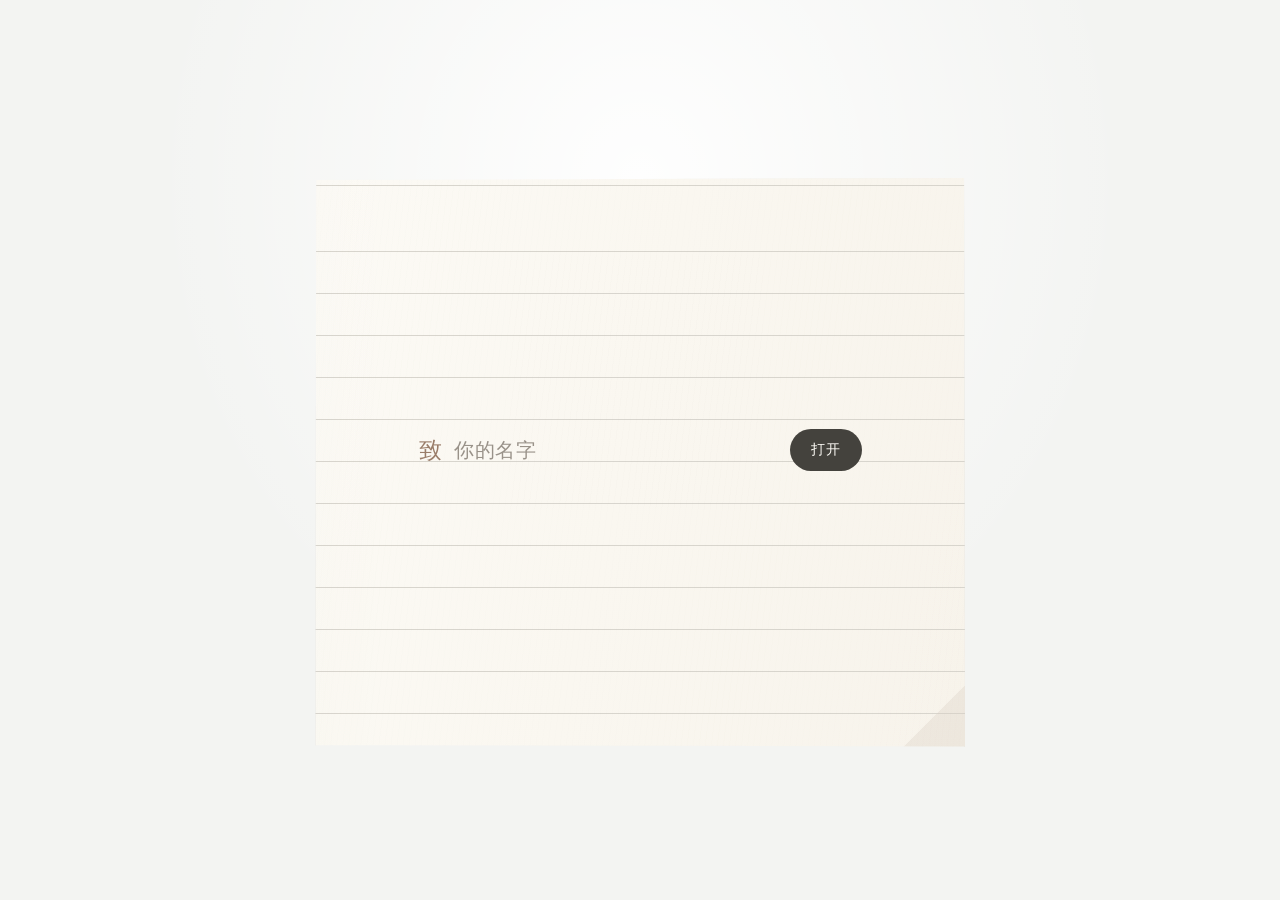
<file: index.html>
<!doctype html>
<html lang="zh-CN">
<head>
  <meta charset="utf-8">
  <meta name="viewport" content="width=device-width, initial-scale=1">
  <meta name="theme-color" content="#f3f4f2">
  <meta name="robots" content="noindex, nofollow, noarchive">
  <meta name="description" content="一张米白横线纸，写下只对某个人说的话。支持姓名匹配、多页纸条与普通祝福。">
  <title>跨年悄悄话 · Whispers</title>
  <link rel="icon" type="image/svg+xml" href="./assets/favicon.svg">
  <script>
    (() => {
      const params = new URLSearchParams(location.search);
      const looks = ["stationery", "editorial", "soft"];
      const requested = params.get("look");
      document.documentElement.dataset.look = looks.includes(requested) ? requested : "stationery";
      document.documentElement.dataset.lab = params.get("lab") === "1" ? "1" : "0";
    })();
  </script>
  <link rel="stylesheet" href="./styles.css?v=20261126-1">
</head>
<body>
  <div class="look-switcher" id="lookSwitcher" aria-label="模板样式预览">
    <span>模板</span>
    <button type="button" data-look-option="stationery">信笺</button>
    <button type="button" data-look-option="editorial">编辑</button>
    <button type="button" data-look-option="soft">软卡片</button>
  </div>

  <div class="site-shell">
    <button class="back-button" id="backButton" type="button" aria-label="返回首页" hidden>
      <span aria-hidden="true">←</span>
    </button>

    <main class="paper-stage" aria-label="悄悄话">
      <div class="paper-stack" id="paperStack" data-pages="1">
        <article class="paper" aria-label="一张横线纸条">
          <section class="home-view" id="homeView">
            <form class="name-form" id="nameForm" novalidate>
              <label class="sr-only" for="nameInput">你的名字</label>
              <div class="name-line" id="nameLine">
                <span class="name-prefix" aria-hidden="true">致</span>
                <input
                  id="nameInput"
                  name="name"
                  type="text"
                  placeholder="你的名字"
                  autocomplete="off"
                  autocapitalize="off"
                  spellcheck="false"
                >
                <button class="open-button" id="openButton" type="submit">打开</button>
              </div>
              <p class="form-status" id="formStatus" aria-live="polite"></p>
            </form>
          </section>

          <section class="screening-view" id="screeningView" hidden>
            <form class="screening-form" id="screeningForm" novalidate>
              <p class="screening-title" id="screeningTitle">先回答一个小问题，找到你的那张纸。</p>
              <div id="screeningQuestions"></div>
              <label class="sr-only" for="screeningAnswer">小问题答案</label>
              <div class="answer-line">
                <input
                  id="screeningAnswer"
                  name="answer"
                  type="text"
                  placeholder="写下答案"
                  autocomplete="off"
                  autocapitalize="off"
                  spellcheck="false"
                >
                <button class="open-button" id="verifyAnswerButton" type="submit">确认</button>
              </div>
              <p class="form-status" id="screeningStatus" aria-live="polite"></p>
            </form>
          </section>

          <section class="reader-view" id="readerView" tabindex="-1" hidden>
            <div class="reader-flow">
              <p class="salutation">致 <span id="readerName"></span></p>
              <p class="note-copy" id="noteMessage" aria-live="polite"></p>
              <div class="reader-spacer" aria-hidden="true"></div>
              <div class="timestamp-row">
                <time class="note-time" id="noteTime"></time>
              </div>
            </div>
          </section>
        </article>
      </div>

      <nav class="pager" id="pager" aria-label="纸条翻页" hidden>
        <button class="pager-button" id="previousButton" type="button" aria-label="上一张纸条">‹</button>
        <span class="page-count" id="pageCount" aria-live="polite">1/1</span>
        <button class="pager-button" id="nextButton" type="button" aria-label="下一张纸条">›</button>
      </nav>
    </main>

    <p class="sr-only" id="liveStatus" aria-live="polite"></p>
  </div>

  <noscript>
    <p class="noscript-message">请开启 JavaScript，纸条才能展开。</p>
  </noscript>

  <script src="./data-utils.js?v=20261126-1"></script>
  <script src="./app.js?v=20261126-1"></script>
</body>
</html>
</file>
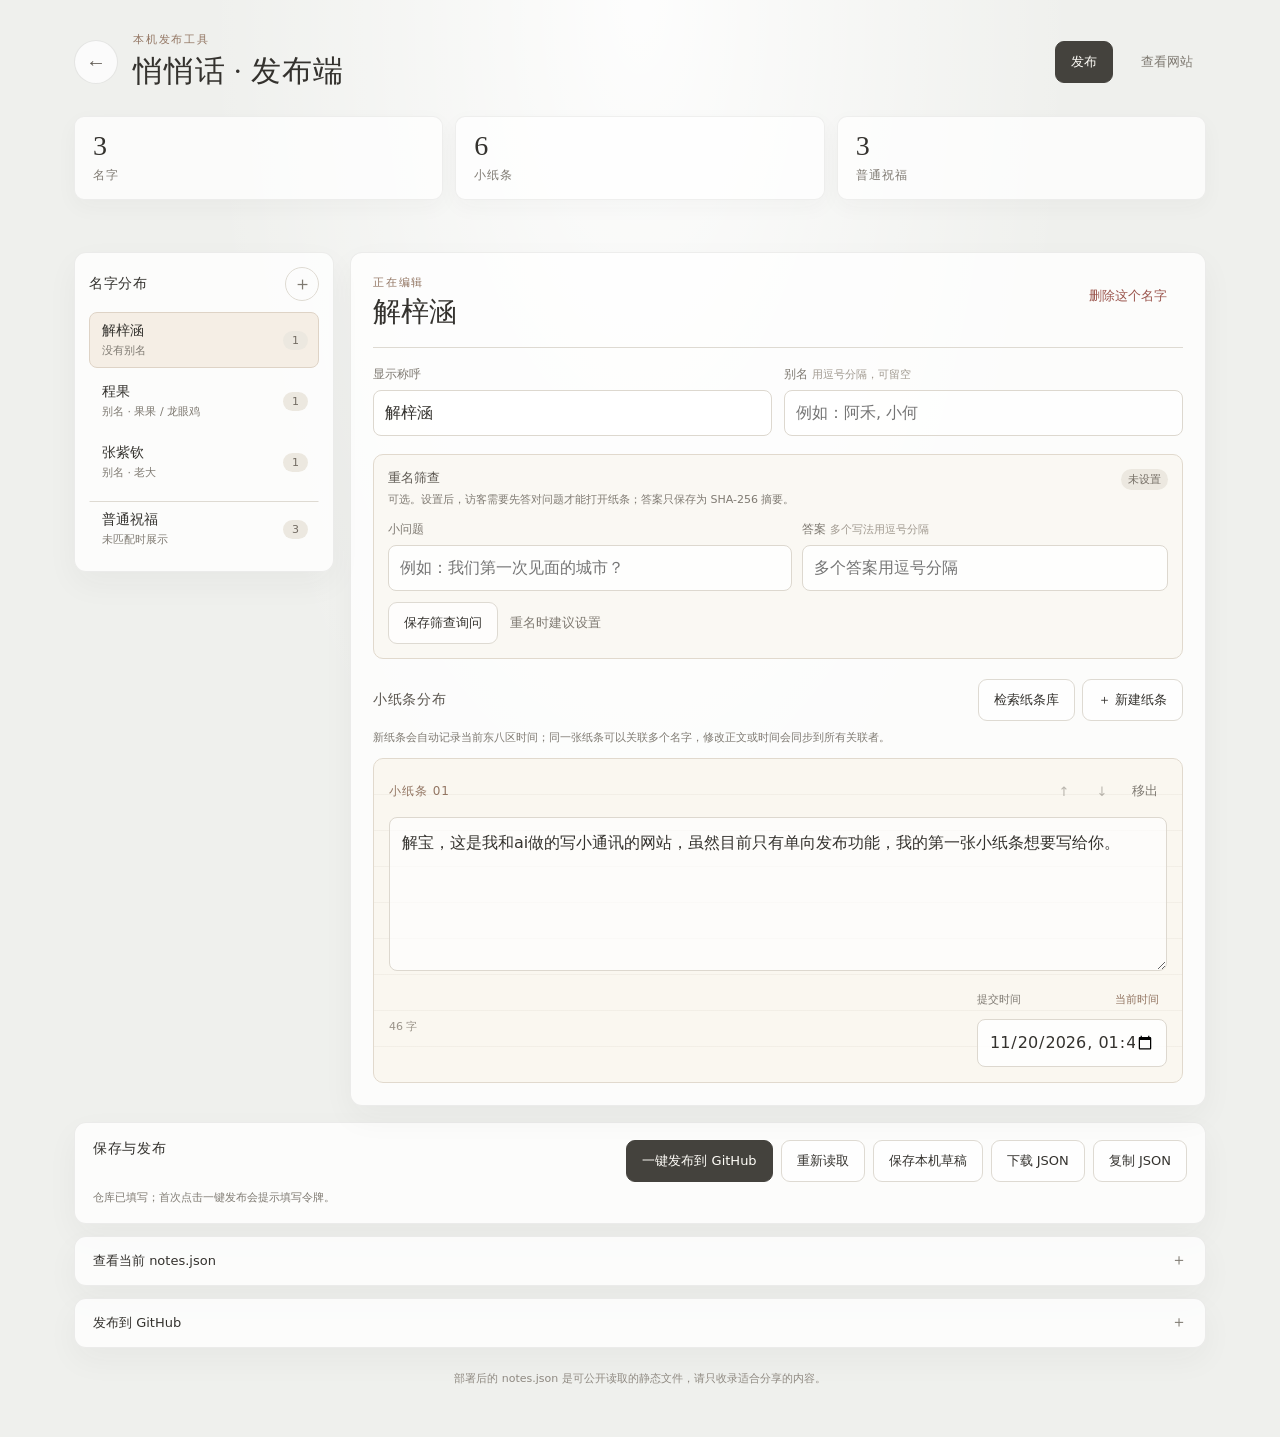
<file: publisher.html>
<!doctype html>
<html lang="zh-CN">
<head>
  <meta charset="utf-8">
  <meta name="viewport" content="width=device-width, initial-scale=1">
  <meta name="theme-color" content="#f0f1ee">
  <meta name="robots" content="noindex, nofollow, noarchive">
  <title>悄悄话 · 发布端</title>
  <link rel="icon" type="image/svg+xml" href="./assets/favicon.svg">
  <link rel="stylesheet" href="./publisher.css?v=20261121-1">
</head>
<body>
  <div class="pub-shell">
    <header class="pub-header">
      <a class="icon-button" href="./index.html" aria-label="返回首页">
        <span aria-hidden="true">←</span>
      </a>
      <div class="pub-heading">
        <p class="eyebrow">本机发布工具</p>
        <h1>悄悄话 · 发布端</h1>
      </div>
      <button class="primary-button header-publish" id="headerPublishButton" type="button">发布</button>
      <a class="text-button" href="./index.html">查看网站</a>
    </header>

    <div class="draft-banner" id="draftBanner" hidden>
      <p>发现一份保存在本机的草稿。</p>
      <div class="inline-actions">
        <button class="small-button" id="restoreDraftButton" type="button">恢复草稿</button>
        <button class="small-button quiet" id="dismissDraftButton" type="button">忽略</button>
      </div>
    </div>

    <main>
      <section class="stats" aria-label="内容概况">
        <article class="stat">
          <span class="stat-value" id="peopleCount">0</span>
          <span class="stat-label">名字</span>
        </article>
        <article class="stat">
          <span class="stat-value" id="notesCount">0</span>
          <span class="stat-label">小纸条</span>
        </article>
        <article class="stat">
          <span class="stat-value" id="fallbackCount">0</span>
          <span class="stat-label">普通祝福</span>
        </article>
      </section>

      <p class="load-message" id="loadMessage" aria-live="polite">正在读取 notes.json…</p>

      <div class="workspace">
        <aside class="names-panel" aria-label="名字分布">
          <div class="panel-title-row">
            <h2>名字分布</h2>
            <button class="round-button" id="addPersonButton" type="button" aria-label="添加名字">＋</button>
          </div>
          <div class="name-list" id="nameList"></div>
          <button class="name-item is-fallback" id="othersButton" type="button" aria-pressed="false">
            <span class="name-copy">
              <strong>普通祝福</strong>
              <span>未匹配时展示</span>
            </span>
            <span class="count-badge" id="othersListCount">0</span>
          </button>
        </aside>

        <section class="editor-panel" aria-label="小纸条分布">
          <div class="mobile-picker-row">
            <label class="mobile-name-picker">
              <span>当前编辑</span>
              <select id="personSelect"></select>
            </label>
            <button class="secondary-button mobile-add-person" id="mobileAddPersonButton" type="button">＋ 新建名字</button>
          </div>

          <div class="empty-editor" id="emptyEditor" hidden>
            <p>还没有名字。</p>
            <button class="primary-button" id="emptyAddPersonButton" type="button">添加第一个名字</button>
          </div>

          <div id="editorContent">
            <header class="editor-header">
              <div>
                <p class="eyebrow" id="editorEyebrow">正在编辑</p>
                <h2 id="editorTitle">普通祝福</h2>
              </div>
              <button class="danger-button" id="deletePersonButton" type="button" hidden>删除这个名字</button>
            </header>

            <div class="person-fields" id="personFields">
              <label>
                <span>显示称呼</span>
                <input id="personNameInput" type="text" autocomplete="off" placeholder="例如：小禾">
              </label>
              <label>
                <span>别名 <small>用逗号分隔，可留空</small></span>
                <input id="personAliasesInput" type="text" autocomplete="off" placeholder="例如：阿禾, 小何">
              </label>
            </div>

            <section class="screening-editor" id="screeningEditor" aria-labelledby="screeningEditorTitle">
              <div class="screening-editor-head">
                <div>
                  <h3 id="screeningEditorTitle">重名筛查</h3>
                  <p>可选。设置后，访客需要先答对问题才能打开纸条；答案只保存为 SHA-256 摘要。</p>
                </div>
                <span class="count-badge" id="screeningStateBadge">未设置</span>
              </div>
              <div class="screening-fields">
                <label>
                  <span>小问题</span>
                  <input id="screeningQuestionInput" type="text" autocomplete="off" placeholder="例如：我们第一次见面的城市？">
                </label>
                <label>
                  <span>答案 <small>多个写法用逗号分隔</small></span>
                  <input id="screeningAnswersInput" type="password" autocomplete="new-password" spellcheck="false" placeholder="已设置时，留空可保留原答案">
                </label>
              </div>
              <div class="screening-actions">
                <button class="secondary-button" id="saveScreeningButton" type="button">保存筛查询问</button>
                <p class="status-message" id="screeningStatus" aria-live="polite"></p>
              </div>
            </section>

            <div class="notes-heading">
              <h3>小纸条分布</h3>
              <div class="notes-heading-actions">
                <button class="secondary-button" id="openLibraryButton" type="button">检索纸条库</button>
                <button class="secondary-button" id="addNoteButton" type="button">＋ 新建纸条</button>
              </div>
            </div>
            <p class="notes-hint">新纸条会自动记录当前东八区时间；同一张纸条可以关联多个名字，修改正文或时间会同步到所有关联者。</p>
            <div class="notes-editor" id="notesEditor"></div>
          </div>
        </section>
      </div>

      <section class="save-panel" aria-label="保存与发布">
        <div>
          <h2>保存与发布</h2>
          <p class="status-message" id="actionStatus" aria-live="polite"></p>
          <p class="github-quick-status" id="githubQuickStatus">GitHub 尚未配置</p>
        </div>
        <div class="save-actions">
          <button class="primary-button quick-publish" id="quickPublishButton" type="button">一键发布到 GitHub</button>
          <button class="secondary-button" id="reloadButton" type="button">重新读取</button>
          <button class="secondary-button" id="saveDraftButton" type="button">保存本机草稿</button>
          <button class="secondary-button" id="downloadButton" type="button">下载 JSON</button>
          <button class="secondary-button" id="copyButton" type="button">复制 JSON</button>
        </div>
      </section>

      <details class="disclosure">
        <summary>查看当前 notes.json</summary>
        <pre class="json-preview" id="jsonPreview"></pre>
      </details>

      <details class="disclosure github-panel" id="githubPanel">
        <summary>发布到 GitHub</summary>
        <form class="github-form" id="githubForm">
          <p class="form-note">
            使用细粒度令牌直接提交 notes.json。令牌只保存在当前标签页的会话存储中，不会写入网站数据。
          </p>
          <div class="github-grid">
            <label>
              <span>仓库</span>
              <input id="repoInput" type="text" autocomplete="off" placeholder="owner/repository" value="sien-1/Whispers" required>
            </label>
            <label>
              <span>分支</span>
              <input id="branchInput" type="text" autocomplete="off" value="main" required>
            </label>
            <label>
              <span>文件路径</span>
              <input id="pathInput" type="text" autocomplete="off" value="notes.json" required>
            </label>
            <label>
              <span>Fine-grained token</span>
              <input id="tokenInput" type="password" autocomplete="off" spellcheck="false" required>
            </label>
          </div>
          <button class="primary-button" id="publishButton" type="submit">发布当前数据</button>
          <p class="status-message" id="publishStatus" aria-live="polite"></p>
        </form>
      </details>

      <footer class="pub-footer">
        部署后的 notes.json 是可公开读取的静态文件，请只收录适合分享的内容。
      </footer>
    </main>
  </div>

  <dialog class="library-dialog" id="noteLibraryDialog">
    <div class="library-dialog-card">
      <header class="library-dialog-head">
        <div>
          <p class="eyebrow">纸条库</p>
          <h2>选择要加入当前名字的纸条</h2>
        </div>
        <button class="round-button" id="closeLibraryButton" type="button" aria-label="关闭纸条库">×</button>
      </header>
      <label class="library-search">
        <span class="sr-only">搜索纸条内容</span>
        <input id="librarySearchInput" type="search" autocomplete="off" placeholder="搜索纸条内容…">
      </label>
      <p class="library-summary" id="librarySummary"></p>
      <div class="library-list" id="noteLibraryList"></div>
    </div>
  </dialog>

  <script src="./data-utils.js?v=20261121-1"></script>
  <script src="./publisher.js?v=20261121-1"></script>
</body>
</html>
</file>
<file: styles.css>
:root {
  color-scheme: light;
  font-family: "PingFang SC", "Hiragino Sans GB", "Microsoft YaHei", system-ui, sans-serif;
  color: #34322e;
  background: #f3f4f2;
  font-synthesis: none;
  text-rendering: optimizeLegibility;
  --wall: #f3f4f2;
  --paper: #faf7f0;
  --paper-back: #f5f1e8;
  --paper-back-2: #efebe2;
  --ink: #383632;
  --muted: #88837b;
  --rule: #d8d5ce;
  --accent: #9a7d69;
  --button: #44423d;
  --button-ink: #fffdf8;
  --focus: #8d7160;
  --rule-gap: 42px;
}

*,
*::before,
*::after {
  box-sizing: border-box;
}

html {
  min-width: 320px;
  background: var(--wall);
}

body {
  min-width: 320px;
  min-height: 100vh;
  margin: 0;
  overflow-x: hidden;
  background:
    radial-gradient(ellipse at 50% 20%, rgba(255, 255, 255, 0.92), transparent 54%),
    var(--wall);
  color: var(--ink);
}

button,
input,
textarea {
  font: inherit;
}

button {
  cursor: pointer;
}

button:active:not(:disabled) {
  transform: translateY(1px) scale(0.992);
}

button:focus-visible,
input:focus-visible,
textarea:focus-visible,
a:focus-visible {
  outline: 2px solid var(--focus);
  outline-offset: 3px;
}

[hidden] {
  display: none !important;
}

.sr-only {
  position: absolute;
  width: 1px;
  height: 1px;
  padding: 0;
  margin: -1px;
  overflow: hidden;
  clip: rect(0, 0, 0, 0);
  white-space: nowrap;
  border: 0;
}

.site-shell {
  position: relative;
  min-height: 100vh;
  display: grid;
  place-items: center;
  padding: 82px clamp(18px, 5vw, 54px) 56px;
}

.back-button {
  position: fixed;
  top: 22px;
  left: 22px;
  z-index: 10;
  width: 44px;
  height: 44px;
  display: grid;
  place-items: center;
  border: 1px solid rgba(68, 64, 57, 0.12);
  border-radius: 50%;
  background: rgba(255, 255, 255, 0.74);
  color: #5f5a52;
  box-shadow: 0 4px 14px rgba(51, 48, 42, 0.04);
  font-family: "Iowan Old Style", "Songti SC", "STSong", serif;
  font-size: 20px;
  line-height: 1;
  backdrop-filter: blur(8px);
  transition: background-color 160ms ease, color 160ms ease;
}

.back-button:hover {
  background: #fff;
  color: #35322e;
}

.paper-stage {
  width: min(100%, 650px);
  display: flex;
  flex-direction: column;
  align-items: center;
}

.paper-stack {
  position: relative;
  width: 100%;
  isolation: isolate;
}

.paper-stack::before,
.paper-stack::after {
  content: "";
  position: absolute;
  z-index: -2;
  border: 1px solid rgba(112, 106, 96, 0.08);
  border-radius: 1px;
  box-shadow: 0 12px 28px rgba(54, 51, 46, 0.05);
  pointer-events: none;
  transition: opacity 220ms ease;
}

.paper-stack::before {
  inset: 8px -7px -8px 8px;
  background: var(--paper-back);
}

.paper-stack::after {
  inset: 15px -13px -15px 15px;
  z-index: -1;
  background: var(--paper-back-2);
  opacity: 0.78;
}

.paper-stack[data-pages="1"]::before,
.paper-stack[data-pages="1"]::after {
  opacity: 0;
}

.paper {
  position: relative;
  width: 100%;
  min-height: 570px;
  overflow: hidden;
  border-radius: 1px;
  background-color: var(--paper);
  background-image:
    repeating-linear-gradient(
      to bottom,
      transparent 0 41px,
      var(--rule) 41px 42px
    ),
    linear-gradient(104deg, #fcfaf5, var(--paper) 48%, #f7f3eb);
  background-position: 0 32px, 0 0;
  box-shadow:
    0 38px 78px rgba(51, 48, 42, 0.14),
    0 4px 12px rgba(51, 48, 42, 0.07);
  clip-path: polygon(0.18% 0.35%, 99.86% 0, 100% 99.72%, 0.08% 99.52%);
}

.paper::before {
  content: "";
  position: absolute;
  inset: 0;
  z-index: 0;
  opacity: 0.38;
  background:
    linear-gradient(90deg, rgba(126, 116, 100, 0.022), transparent 10%),
    repeating-linear-gradient(97deg, rgba(87, 76, 60, 0.016) 0 1px, transparent 1px 6px);
  pointer-events: none;
}

.paper::after {
  content: "";
  position: absolute;
  right: 0;
  bottom: 0;
  width: 62px;
  height: 62px;
  z-index: 0;
  background: linear-gradient(
    135deg,
    transparent 49%,
    color-mix(in srgb, var(--paper-back-2) 74%, var(--accent)) 50%
  );
  opacity: 0.33;
  pointer-events: none;
}

.home-view,
.reader-view {
  position: relative;
  z-index: 1;
}

.home-view {
  min-height: 570px;
  display: flex;
  align-items: center;
  justify-content: center;
  padding: 64px clamp(28px, 8vw, 74px);
}

.name-form {
  width: min(100%, 450px);
  transform: translateY(2px);
}

.name-line,
.answer-line {
  display: flex;
  align-items: center;
  gap: 10px;
  min-height: 52px;
  padding: 3px 3px 3px 4px;
  border-bottom: 1px solid transparent;
  transition: border-color 180ms ease;
}

.name-line:focus-within,
.answer-line:focus-within {
  border-bottom-color: color-mix(in srgb, var(--accent) 72%, transparent);
}

.name-line.is-invalid {
  animation: line-shake 240ms ease;
}

.name-prefix {
  flex: 0 0 auto;
  color: var(--accent);
  font-family: "Microsoft YaHei", "微软雅黑", "PingFang SC", "Noto Sans CJK SC", sans-serif;
  font-size: 23px;
  line-height: 42px;
  letter-spacing: 0.08em;
}

.name-line input,
.answer-line input {
  width: 100%;
  min-width: 0;
  height: 42px;
  padding: 0;
  border: 0;
  outline: 0;
  background: transparent;
  color: var(--ink);
  font-family: "Microsoft YaHei", "微软雅黑", "PingFang SC", "Noto Sans CJK SC", sans-serif;
  font-size: 20px;
  line-height: 42px;
  letter-spacing: 0.04em;
}

.name-line input::placeholder,
.answer-line input::placeholder {
  color: #999289;
  opacity: 1;
}

.screening-view {
  min-height: 570px;
  display: flex;
  align-items: center;
  justify-content: center;
  padding: 58px clamp(28px, 8vw, 74px);
}

.screening-form {
  width: min(100%, 480px);
  transform: translateY(2px);
}

.screening-title {
  margin: 0 0 17px;
  color: var(--ink);
  font-family: "Microsoft YaHei", "微软雅黑", "PingFang SC", "Noto Sans CJK SC", sans-serif;
  font-size: clamp(17px, 2.5vw, 20px);
  line-height: 1.65;
  letter-spacing: 0.02em;
}

#screeningQuestions {
  margin-bottom: 13px;
}

.screening-question {
  margin: 0;
  color: var(--accent);
  font-family: "Microsoft YaHei", "微软雅黑", "PingFang SC", "Noto Sans CJK SC", sans-serif;
  font-size: 16px;
  line-height: 1.65;
}

.screening-choice-group {
  display: flex;
  flex-direction: column;
  gap: 8px;
  margin: 0;
  padding: 0;
  border: 0;
}

.screening-choice-group legend {
  margin-bottom: 8px;
  color: var(--muted);
  font-size: 12px;
}

.screening-choice {
  display: flex;
  align-items: flex-start;
  gap: 9px;
  padding: 10px 12px;
  border: 1px solid rgba(112, 96, 78, 0.13);
  border-radius: 8px;
  background: rgba(255, 255, 255, 0.26);
  color: var(--ink);
  font-size: 14px;
  line-height: 1.6;
}

.screening-choice:has(input:checked) {
  border-color: var(--accent);
  background: rgba(255, 251, 244, 0.76);
}

.screening-choice input {
  margin-top: 4px;
  accent-color: var(--accent);
}

.open-button {
  flex: 0 0 auto;
  min-width: 72px;
  height: 42px;
  padding: 0 17px;
  border: 0;
  border-radius: 999px;
  background: var(--button);
  color: var(--button-ink);
  font-size: 14px;
  letter-spacing: 0.08em;
  transition: opacity 160ms ease, transform 160ms ease;
}

.open-button:hover:not(:disabled) {
  opacity: 0.9;
}

.open-button:disabled {
  opacity: 0.45;
  cursor: wait;
}

.form-status {
  min-height: 20px;
  margin: 10px 4px 0;
  color: var(--muted);
  font-size: 13px;
  line-height: 20px;
}

.reader-view {
  min-height: 570px;
}

.reader-view:focus {
  outline: none;
}

.reader-flow {
  min-height: 570px;
  display: flex;
  flex-direction: column;
  padding: 166px clamp(30px, 10vw, 72px) 65px;
}

.salutation,
.note-copy,
.timestamp-row {
  font-family: "Microsoft YaHei", "微软雅黑", "PingFang SC", "Noto Sans CJK SC", sans-serif;
  line-height: var(--rule-gap);
}

.salutation {
  margin: 0;
  color: var(--accent);
  font-size: clamp(18px, 2.8vw, 21px);
  letter-spacing: 0.11em;
}

.note-copy {
  margin: 0;
  color: var(--ink);
  font-size: clamp(20px, 3.2vw, 24px);
  font-weight: 400;
  letter-spacing: 0.025em;
  white-space: pre-wrap;
  overflow-wrap: anywhere;
  text-wrap: pretty;
}

.reader-spacer {
  flex: 1 1 auto;
  min-height: var(--rule-gap);
}

.timestamp-row {
  height: var(--rule-gap);
  display: flex;
  align-items: flex-start;
  justify-content: flex-end;
}

.note-time {
  position: relative;
  top: 1px;
  color: color-mix(in srgb, var(--ink) 44%, transparent);
  font-family: "PingFang SC", "Hiragino Sans GB", "Microsoft YaHei", system-ui, sans-serif;
  font-size: 11px;
  line-height: var(--rule-gap);
  letter-spacing: 0.045em;
  font-variant-numeric: tabular-nums;
}

.pager {
  min-height: 44px;
  display: flex;
  align-items: center;
  justify-content: center;
  gap: 13px;
  margin-top: 22px;
  color: var(--muted);
}

.pager-button {
  width: 44px;
  height: 44px;
  display: grid;
  place-items: center;
  border: 0;
  border-radius: 50%;
  background: transparent;
  color: color-mix(in srgb, var(--ink) 58%, transparent);
  font-family: "Iowan Old Style", "Songti SC", "STSong", serif;
  font-size: 28px;
  line-height: 1;
  transition: background-color 160ms ease, color 160ms ease, opacity 160ms ease;
}

.pager-button:hover:not(:disabled) {
  background: rgba(255, 255, 255, 0.7);
  color: var(--ink);
}

.pager-button:disabled {
  opacity: 0.22;
  cursor: default;
}

.page-count {
  min-width: 48px;
  color: var(--muted);
  font-size: 12px;
  line-height: 18px;
  letter-spacing: 0.08em;
  text-align: center;
  font-variant-numeric: tabular-nums;
}

.paper.is-page-in-next {
  animation: page-in-next 260ms ease-out both;
}

.paper.is-page-in-prev {
  animation: page-in-prev 260ms ease-out both;
}

.paper.is-page-out-next {
  animation: page-out-next 150ms ease-in both;
}

.paper.is-page-out-prev {
  animation: page-out-prev 150ms ease-in both;
}

.noscript-message {
  position: fixed;
  left: 50%;
  bottom: 20px;
  margin: 0;
  transform: translateX(-50%);
  color: var(--muted);
  font-size: 14px;
}

@keyframes line-shake {
  0%,
  100% {
    transform: translateX(0);
  }
  30% {
    transform: translateX(-5px);
  }
  65% {
    transform: translateX(4px);
  }
}

@keyframes page-in-next {
  from {
    opacity: 0;
    transform: translateX(16px);
  }
  to {
    opacity: 1;
    transform: translateX(0);
  }
}

@keyframes page-in-prev {
  from {
    opacity: 0;
    transform: translateX(-16px);
  }
  to {
    opacity: 1;
    transform: translateX(0);
  }
}

@keyframes page-out-next {
  to {
    opacity: 0;
    transform: translateX(-14px);
  }
}

@keyframes page-out-prev {
  to {
    opacity: 0;
    transform: translateX(14px);
  }
}

.look-switcher {
  display: none;
}

html[data-lab="1"] .look-switcher {
  position: fixed;
  top: 16px;
  left: 50%;
  z-index: 40;
  display: flex;
  align-items: center;
  gap: 4px;
  padding: 5px;
  border: 1px solid rgba(54, 52, 48, 0.12);
  border-radius: 999px;
  background: rgba(255, 255, 255, 0.88);
  box-shadow: 0 8px 26px rgba(43, 41, 37, 0.09);
  transform: translateX(-50%);
  backdrop-filter: blur(12px);
}

.look-switcher span {
  padding: 0 8px;
  color: #7b766e;
  font-size: 11px;
  letter-spacing: 0.08em;
}

.look-switcher button {
  min-height: 32px;
  padding: 0 11px;
  border: 0;
  border-radius: 999px;
  background: transparent;
  color: #625e57;
  font-size: 12px;
}

.look-switcher button[aria-pressed="true"] {
  background: #3f3d39;
  color: #fffdf8;
}

html[data-lab="1"] .site-shell {
  padding-top: 112px;
}

/* 编辑式留白 */
html[data-look="editorial"] {
  --wall: #f5f5f2;
  --paper: #fffefa;
  --paper-back: #f1f0eb;
  --paper-back-2: #ebe9e3;
  --ink: #1d1d1b;
  --muted: #6d6962;
  --rule: #d7d4cd;
  --accent: #3f3e3a;
  --button: #1d1d1b;
  --button-ink: #fff;
  --focus: #252522;
}

html[data-look="editorial"] body {
  background: linear-gradient(180deg, #fbfbf9 0%, #f2f2ef 100%);
}

html[data-look="editorial"] .paper-stage {
  width: min(100%, 680px);
}

html[data-look="editorial"] .paper-stack::before,
html[data-look="editorial"] .paper-stack::after,
html[data-look="editorial"] .paper::after {
  display: none;
}

html[data-look="editorial"] .paper {
  border-radius: 0;
  clip-path: none;
  background-image:
    repeating-linear-gradient(to bottom, transparent 0 41px, var(--rule) 41px 42px),
    linear-gradient(102deg, #fffefa, #fcfbf7);
  box-shadow:
    0 26px 54px rgba(36, 35, 31, 0.12),
    0 2px 5px rgba(36, 35, 31, 0.05);
}

html[data-look="editorial"] .paper::before {
  opacity: 0.18;
}

html[data-look="editorial"] .back-button {
  border-radius: 8px;
  background: rgba(255, 255, 255, 0.9);
  box-shadow: none;
}

html[data-look="editorial"] .name-form {
  transform: translateY(-40px);
}

html[data-look="editorial"] .name-line {
  gap: 14px;
  padding: 10px 0;
  border-bottom-color: rgba(29, 29, 27, 0.3);
}

html[data-look="editorial"] .name-prefix {
  font-size: 20px;
  letter-spacing: 0.16em;
}

html[data-look="editorial"] .name-line input,
html[data-look="editorial"] .answer-line input {
  font-size: 22px;
}

html[data-look="editorial"] .open-button {
  height: 40px;
  border-radius: 2px;
  letter-spacing: 0.16em;
}

html[data-look="editorial"] .screening-choice {
  border-radius: 2px;
  background: rgba(255, 255, 255, 0.34);
}

html[data-look="editorial"] .pager-button {
  border-radius: 3px;
}

html[data-look="editorial"] .page-count {
  letter-spacing: 0.18em;
}

/* 柔和卡片 */
html[data-look="soft"] {
  --wall: #edf1ee;
  --paper: #fffdf8;
  --paper-back: #f1f5f1;
  --paper-back-2: #e6ede8;
  --ink: #343a35;
  --muted: #788079;
  --rule: #dfe4df;
  --accent: #718b7a;
  --button: #465b4d;
  --button-ink: #fffefa;
  --focus: #6f8b79;
}

html[data-look="soft"] body {
  background:
    radial-gradient(circle at 20% 12%, rgba(255, 255, 255, 0.95), transparent 35%),
    radial-gradient(circle at 82% 86%, rgba(201, 218, 207, 0.42), transparent 32%),
    var(--wall);
}

html[data-look="soft"] .paper-stage {
  width: min(100%, 620px);
}

html[data-look="soft"] .paper-stack::before,
html[data-look="soft"] .paper-stack::after,
html[data-look="soft"] .paper {
  border-radius: 24px;
}

html[data-look="soft"] .paper {
  clip-path: none;
  background-image:
    repeating-linear-gradient(to bottom, transparent 0 41px, var(--rule) 41px 42px),
    linear-gradient(112deg, #fffefa, #fbfaf5);
  box-shadow:
    0 30px 70px rgba(54, 70, 59, 0.13),
    0 4px 12px rgba(54, 70, 59, 0.05);
}

html[data-look="soft"] .paper::after {
  display: none;
}

html[data-look="soft"] .paper::before {
  opacity: 0.18;
}

html[data-look="soft"] .back-button {
  border-radius: 15px;
  border-color: rgba(60, 81, 66, 0.14);
  background: rgba(255, 255, 255, 0.78);
  box-shadow: 0 7px 20px rgba(54, 70, 59, 0.06);
}

html[data-look="soft"] .name-line,
html[data-look="soft"] .answer-line {
  gap: 11px;
  padding: 8px 8px 8px 17px;
  border: 1px solid rgba(86, 108, 92, 0.2);
  border-radius: 16px;
  background: rgba(255, 255, 255, 0.62);
  box-shadow: 0 8px 26px rgba(57, 74, 61, 0.07);
}

html[data-look="soft"] .name-line:focus-within,
html[data-look="soft"] .answer-line:focus-within {
  border-color: rgba(86, 118, 95, 0.55);
  border-bottom-color: rgba(86, 118, 95, 0.55);
  box-shadow: 0 10px 30px rgba(57, 74, 61, 0.1);
}

html[data-look="soft"] .open-button {
  background: var(--button);
}

html[data-look="soft"] .screening-choice {
  border-color: rgba(86, 108, 92, 0.16);
  border-radius: 12px;
  background: rgba(255, 255, 255, 0.54);
}

html[data-look="soft"] .pager {
  gap: 8px;
  padding: 2px 9px;
  border: 1px solid rgba(70, 91, 77, 0.1);
  border-radius: 999px;
  background: rgba(255, 255, 255, 0.58);
  box-shadow: 0 8px 24px rgba(54, 70, 59, 0.06);
}

@media (max-width: 560px) {
  .site-shell {
    padding: 76px 18px 30px;
  }

  .back-button {
    top: 18px;
    left: 18px;
  }

  .paper,
  .home-view,
  .screening-view,
  .reader-view,
  .reader-flow {
    min-height: 570px;
  }

  .home-view {
    padding: 50px 30px;
  }

  .screening-view {
    padding: 48px 30px;
  }

  .reader-flow {
    padding: 167px 34px 65px;
  }

  .note-copy {
    font-size: clamp(20px, 5.4vw, 24px);
  }

  .pager {
    margin-top: 18px;
  }

  html[data-lab="1"] .site-shell {
    padding-top: 106px;
  }

  html[data-lab="1"] .look-switcher {
    top: 10px;
    max-width: calc(100% - 24px);
  }

  .look-switcher span {
    display: none;
  }

  .look-switcher button {
    min-height: 36px;
    padding: 0 10px;
    font-size: 11px;
  }

  html[data-look="editorial"] .name-form {
    transform: translateY(-40px);
  }

  html[data-look="soft"] .paper-stack::before,
  html[data-look="soft"] .paper-stack::after,
  html[data-look="soft"] .paper {
    border-radius: 20px;
  }
}

@media (max-width: 370px) {
  .site-shell {
    padding: 72px 10px 24px;
  }

  .home-view {
    padding: 48px 26px;
  }

      .screening-view {
        padding: 44px 26px;
      }

  .reader-flow {
    padding: 167px 27px 65px;
  }

  .note-copy {
    font-size: 20px;
  }

  .open-button {
    min-width: 66px;
    padding: 0 14px;
  }
}

@media (prefers-reduced-motion: reduce) {
  *,
  *::before,
  *::after {
    animation-duration: 0.01ms !important;
    animation-iteration-count: 1 !important;
    transition-duration: 0.01ms !important;
    scroll-behavior: auto !important;
  }
}
</file>
<file: publisher.css>
:root {
  color-scheme: light;
  font-family: "PingFang SC", "Hiragino Sans GB", "Microsoft YaHei", system-ui, sans-serif;
  color: #34322e;
  background: #eff0ed;
  font-synthesis: none;
  --wall: #eff0ed;
  --paper: #faf7f0;
  --paper-soft: #f5f1e8;
  --paper-back: #f0ece3;
  --ink: #34322e;
  --muted: #7f7a72;
  --line: #dedad2;
  --accent: #927562;
  --accent-soft: #eee5dc;
  --dark: #44423d;
  --danger: #9a544c;
  --focus: #8d7160;
}

*,
*::before,
*::after {
  box-sizing: border-box;
}

html {
  min-width: 320px;
}

body {
  min-width: 320px;
  min-height: 100vh;
  margin: 0;
  background:
    radial-gradient(ellipse at 50% 0%, rgba(255, 255, 255, 0.9), transparent 48%),
    var(--wall);
  color: var(--ink);
}

button,
input,
textarea,
select {
  font: inherit;
}

button,
a {
  -webkit-tap-highlight-color: transparent;
}

button {
  cursor: pointer;
}

button:active:not(:disabled) {
  transform: translateY(1px);
}

button:focus-visible,
input:focus-visible,
textarea:focus-visible,
select:focus-visible,
a:focus-visible,
summary:focus-visible {
  outline: 2px solid var(--focus);
  outline-offset: 3px;
}

[hidden] {
  display: none !important;
}

.pub-shell {
  width: min(100%, 1180px);
  margin: 0 auto;
  padding: 24px 24px 48px;
}

.pub-header {
  display: flex;
  align-items: center;
  gap: 15px;
  padding: 8px 0 24px;
}

.pub-heading {
  min-width: 0;
}

.eyebrow {
  margin: 0 0 4px;
  color: var(--accent);
  font-size: 11px;
  letter-spacing: 0.16em;
}

.pub-header h1 {
  margin: 0;
  font-family: "Iowan Old Style", "Songti SC", "STSong", serif;
  font-size: clamp(22px, 3vw, 30px);
  font-weight: 400;
  letter-spacing: 0.03em;
}

.icon-button {
  flex: 0 0 auto;
  width: 44px;
  height: 44px;
  display: grid;
  place-items: center;
  border: 1px solid rgba(68, 64, 57, 0.12);
  border-radius: 50%;
  background: rgba(255, 255, 255, 0.74);
  color: #5f5a52;
  text-decoration: none;
  font-family: "Iowan Old Style", "Songti SC", "STSong", serif;
  font-size: 20px;
}

.text-button {
  margin-left: 0;
  padding: 9px 13px;
  border-radius: 999px;
  color: var(--muted);
  text-decoration: none;
  font-size: 13px;
}

.text-button:hover {
  background: rgba(255, 255, 255, 0.72);
  color: var(--ink);
}

.header-publish {
  min-height: 40px;
  margin-left: auto;
  padding: 0 16px;
}

.draft-banner {
  display: flex;
  align-items: center;
  justify-content: space-between;
  gap: 18px;
  margin-bottom: 16px;
  padding: 13px 16px;
  border: 1px solid #dfd6ca;
  border-radius: 10px;
  background: #fcf7ee;
  color: #6f5f50;
  font-size: 13px;
}

.draft-banner p {
  margin: 0;
}

.inline-actions {
  display: flex;
  align-items: center;
  gap: 7px;
}

.small-button {
  min-height: 34px;
  padding: 0 11px;
  border: 1px solid #d7cbbc;
  border-radius: 8px;
  background: #fff;
  color: #65584b;
  font-size: 12px;
}

.small-button.quiet {
  border-color: transparent;
  background: transparent;
  color: #8e8277;
}

.stats {
  display: grid;
  grid-template-columns: repeat(3, minmax(0, 1fr));
  gap: 12px;
  margin-bottom: 18px;
}

.stat {
  min-height: 80px;
  display: flex;
  flex-direction: column;
  justify-content: center;
  padding: 15px 18px;
  border: 1px solid rgba(71, 67, 60, 0.08);
  border-radius: 10px;
  background: rgba(255, 255, 255, 0.72);
  box-shadow: 0 7px 22px rgba(52, 50, 46, 0.035);
}

.stat-value {
  font-family: "Iowan Old Style", "Songti SC", "STSong", serif;
  font-size: 28px;
  line-height: 1;
  font-variant-numeric: tabular-nums;
}

.stat-label {
  margin-top: 7px;
  color: var(--muted);
  font-size: 12px;
  letter-spacing: 0.08em;
}

.load-message,
.status-message {
  margin: 0;
  color: var(--muted);
  font-size: 13px;
  line-height: 1.65;
}

.load-message {
  min-height: 22px;
  margin-bottom: 12px;
}

.workspace {
  display: grid;
  grid-template-columns: 260px minmax(0, 1fr);
  align-items: start;
  gap: 16px;
}

.names-panel,
.editor-panel,
.save-panel,
.disclosure {
  border: 1px solid rgba(71, 67, 60, 0.09);
  border-radius: 12px;
  background: rgba(255, 255, 255, 0.78);
  box-shadow: 0 12px 32px rgba(52, 50, 46, 0.045);
}

.names-panel {
  position: sticky;
  top: 16px;
  padding: 14px;
}

.panel-title-row,
.notes-heading,
.editor-header,
.save-panel {
  display: flex;
  align-items: center;
  justify-content: space-between;
  gap: 16px;
}

.panel-title-row h2,
.notes-heading h3,
.save-panel h2 {
  margin: 0;
  font-size: 14px;
  font-weight: 500;
  letter-spacing: 0.05em;
}

.round-button {
  width: 34px;
  height: 34px;
  display: grid;
  place-items: center;
  border: 1px solid var(--line);
  border-radius: 50%;
  background: transparent;
  color: var(--muted);
  font-size: 19px;
}

.round-button:hover {
  background: var(--paper-soft);
  color: var(--ink);
}

.name-list {
  display: flex;
  flex-direction: column;
  gap: 5px;
  margin: 11px 0;
}

.name-item {
  width: 100%;
  min-height: 54px;
  display: flex;
  align-items: center;
  justify-content: space-between;
  gap: 10px;
  padding: 9px 10px 9px 12px;
  border: 1px solid transparent;
  border-radius: 8px;
  background: transparent;
  color: var(--ink);
  text-align: left;
  transition: background-color 150ms ease, border-color 150ms ease;
}

.name-item:hover {
  background: var(--paper-soft);
}

.name-item[aria-pressed="true"] {
  border-color: #ded3c6;
  background: #f5eee5;
}

.name-item.is-fallback {
  margin-top: 9px;
  border-top-color: var(--line);
  border-radius: 0 0 8px 8px;
}

.name-copy {
  min-width: 0;
}

.name-copy strong,
.name-copy span {
  display: block;
  overflow: hidden;
  text-overflow: ellipsis;
  white-space: nowrap;
}

.name-copy strong {
  font-size: 14px;
  font-weight: 500;
}

.name-copy span {
  margin-top: 3px;
  color: var(--muted);
  font-size: 11px;
}

.count-badge {
  flex: 0 0 auto;
  min-width: 25px;
  padding: 3px 7px;
  border-radius: 999px;
  background: #ece8e0;
  color: #746d64;
  font-size: 11px;
  text-align: center;
  font-variant-numeric: tabular-nums;
}

.editor-panel {
  min-height: 500px;
  padding: 22px;
}

.mobile-picker-row,
.mobile-name-picker {
  display: none;
}

.editor-header {
  align-items: flex-start;
  padding-bottom: 18px;
  border-bottom: 1px solid var(--line);
}

.editor-header h2 {
  margin: 3px 0 0;
  font-family: "Iowan Old Style", "Songti SC", "STSong", serif;
  font-size: 28px;
  font-weight: 400;
  line-height: 1.25;
}

.primary-button,
.secondary-button,
.danger-button {
  min-height: 42px;
  padding: 0 15px;
  border-radius: 9px;
  font-size: 13px;
  transition: background-color 150ms ease, border-color 150ms ease, opacity 150ms ease;
}

.primary-button {
  border: 1px solid var(--dark);
  background: var(--dark);
  color: #fffdf8;
}

.primary-button:hover:not(:disabled) {
  opacity: 0.9;
}

.secondary-button {
  border: 1px solid var(--line);
  background: rgba(255, 255, 255, 0.8);
  color: var(--ink);
}

.secondary-button:hover:not(:disabled) {
  border-color: #c9c1b6;
  background: #fff;
}

.danger-button {
  border: 1px solid transparent;
  background: transparent;
  color: var(--danger);
}

.danger-button:hover {
  border-color: #e6c9c4;
  background: #fff6f4;
}

button:disabled {
  cursor: wait;
  opacity: 0.52;
}

.person-fields {
  display: grid;
  grid-template-columns: 1fr 1fr;
  gap: 12px;
  padding: 18px 0;
}

.person-fields label,
.github-grid label,
.mobile-name-picker {
  display: flex;
  flex-direction: column;
  gap: 7px;
  color: var(--muted);
  font-size: 12px;
}

.person-fields label small {
  color: #a19a90;
  font-size: 11px;
}

.screening-editor {
  margin: 0 0 18px;
  padding: 14px;
  border: 1px solid #e1d9cd;
  border-radius: 10px;
  background: rgba(250, 247, 240, 0.7);
}

.screening-editor-head {
  display: flex;
  align-items: flex-start;
  justify-content: space-between;
  gap: 14px;
  margin-bottom: 13px;
}

.screening-editor-head h3 {
  margin: 0 0 4px;
  color: #5c5750;
  font-size: 13px;
  font-weight: 500;
}

.screening-editor-head p {
  margin: 0;
  color: var(--muted);
  font-size: 11px;
  line-height: 1.6;
}

.screening-fields {
  display: grid;
  grid-template-columns: 1.05fr 0.95fr;
  gap: 10px;
}

.screening-fields label {
  display: flex;
  flex-direction: column;
  gap: 7px;
  color: var(--muted);
  font-size: 12px;
}

.screening-fields label small {
  color: #a19a90;
  font-size: 11px;
}

.screening-actions {
  display: flex;
  align-items: center;
  gap: 12px;
  margin-top: 11px;
}

.screening-actions .status-message {
  margin: 0;
}

input,
textarea,
select {
  width: 100%;
  border: 1px solid #ddd8cf;
  border-radius: 8px;
  background: rgba(255, 255, 255, 0.86);
  color: var(--ink);
  font-size: 16px;
  line-height: 1.6;
}

input,
select {
  min-height: 44px;
  padding: 9px 11px;
}

textarea {
  min-height: 148px;
  padding: 12px;
  resize: vertical;
}

input:focus,
textarea:focus,
select:focus {
  border-color: var(--accent);
}

.notes-heading {
  padding: 2px 0 13px;
}

.notes-heading h3 {
  color: #5c5750;
}

.notes-heading-actions {
  display: flex;
  flex-wrap: wrap;
  justify-content: flex-end;
  gap: 7px;
}

.notes-hint {
  margin: -5px 0 12px;
  color: var(--muted);
  font-size: 11px;
  line-height: 1.6;
}

.notes-editor {
  display: flex;
  flex-direction: column;
  gap: 12px;
}

.note-editor {
  position: relative;
  padding: 15px;
  border: 1px solid #e1d9cd;
  border-radius: 10px;
  background:
    repeating-linear-gradient(
      to bottom,
      transparent 0 35px,
      rgba(133, 116, 97, 0.065) 35px 36px
    ),
    var(--paper);
}

.note-toolbar {
  display: flex;
  align-items: center;
  justify-content: space-between;
  gap: 12px;
  margin-bottom: 9px;
}

.note-number {
  color: var(--accent);
  font-size: 12px;
  letter-spacing: 0.08em;
}

.note-title-group {
  display: flex;
  align-items: center;
  flex-wrap: wrap;
  gap: 8px;
}

.note-share-badge {
  padding: 2px 7px;
  border-radius: 999px;
  background: #e9f0e9;
  color: #5e7664;
  font-size: 10px;
}

.note-actions {
  display: flex;
  align-items: center;
  gap: 4px;
}

.icon-action {
  min-width: 34px;
  height: 34px;
  padding: 0 8px;
  border: 1px solid transparent;
  border-radius: 7px;
  background: transparent;
  color: var(--muted);
  font-size: 13px;
}

.icon-action:hover:not(:disabled) {
  background: rgba(255, 255, 255, 0.75);
  color: var(--ink);
}

.icon-action.is-delete:hover {
  background: #fff3f1;
  color: var(--danger);
}

.note-editor textarea {
  background: rgba(255, 255, 255, 0.66);
}

.note-meta {
  display: grid;
  grid-template-columns: minmax(0, 1fr) 190px;
  align-items: end;
  gap: 12px;
  margin-top: 10px;
}

.character-count {
  align-self: center;
  color: #9a9389;
  font-size: 11px;
}

.note-time-field {
  display: flex;
  flex-direction: column;
  gap: 6px;
  color: var(--muted);
  font-size: 11px;
}

.time-field-head {
  display: flex;
  align-items: center;
  justify-content: space-between;
  gap: 8px;
}

.time-now-button {
  min-height: 28px;
  padding: 0 8px;
  border: 0;
  border-radius: 6px;
  background: transparent;
  color: var(--accent);
  font-size: 11px;
}

.time-now-button:hover {
  background: var(--accent-soft);
  color: var(--ink);
}

.empty-notes {
  padding: 36px 20px;
  border: 1px dashed #d7d0c5;
  border-radius: 10px;
  color: var(--muted);
  text-align: center;
  font-size: 13px;
}

.empty-editor {
  min-height: 420px;
  display: grid;
  place-items: center;
  align-content: center;
  gap: 15px;
  color: var(--muted);
}

.empty-editor p {
  margin: 0;
}

.library-dialog {
  width: min(calc(100% - 28px), 680px);
  max-width: 680px;
  max-height: min(84vh, 760px);
  padding: 0;
  overflow: visible;
  border: 0;
  border-radius: 14px;
  background: transparent;
  color: var(--ink);
}

.library-dialog::backdrop {
  background: rgba(33, 32, 29, 0.32);
  backdrop-filter: blur(3px);
}

.library-dialog-card {
  display: flex;
  flex-direction: column;
  max-height: min(84vh, 760px);
  padding: 20px;
  border: 1px solid rgba(71, 67, 60, 0.12);
  border-radius: 14px;
  background:
    radial-gradient(ellipse at 50% 0%, rgba(255, 255, 255, 0.92), transparent 55%),
    #f8f5ee;
  box-shadow: 0 24px 80px rgba(33, 32, 29, 0.2);
}

.library-dialog-head {
  display: flex;
  align-items: flex-start;
  justify-content: space-between;
  gap: 16px;
}

.library-dialog-head h2 {
  margin: 0;
  font-size: 21px;
  font-weight: 400;
}

.library-search {
  margin-top: 16px;
}

.library-search input {
  background: rgba(255, 255, 255, 0.78);
}

.library-summary {
  margin: 10px 0;
  color: var(--muted);
  font-size: 11px;
}

.library-list {
  min-height: 120px;
  display: flex;
  flex-direction: column;
  gap: 8px;
  overflow-y: auto;
  overscroll-behavior: contain;
}

.library-item {
  display: grid;
  grid-template-columns: minmax(0, 1fr) auto;
  align-items: center;
  gap: 13px;
  padding: 12px 13px;
  border: 1px solid #e1d9cd;
  border-radius: 9px;
  background: rgba(255, 253, 248, 0.76);
}

.library-item.is-attached {
  border-color: #cad9cc;
  background: rgba(244, 249, 244, 0.9);
}

.library-item-copy {
  min-width: 0;
}

.library-item-message {
  display: -webkit-box;
  margin: 0;
  overflow: hidden;
  color: var(--ink);
  font-size: 14px;
  line-height: 1.65;
  -webkit-box-orient: vertical;
  -webkit-line-clamp: 2;
}

.library-item-meta {
  display: flex;
  flex-wrap: wrap;
  gap: 6px 12px;
  margin-top: 7px;
  color: var(--muted);
  font-size: 10px;
}

.library-item-action {
  min-width: 64px;
  min-height: 38px;
  padding: 0 11px;
  border: 1px solid var(--line);
  border-radius: 8px;
  background: #fff;
  color: var(--ink);
  font-size: 12px;
  white-space: nowrap;
}

.library-item.is-attached .library-item-action {
  border-color: #d5e1d6;
  background: #edf4ed;
  color: #587060;
}

.save-panel {
  align-items: flex-start;
  margin-top: 16px;
  padding: 17px 18px;
}

.save-actions {
  display: flex;
  flex-wrap: wrap;
  justify-content: flex-end;
  gap: 8px;
}

.status-message {
  min-height: 21px;
  margin-top: 5px;
}

.github-quick-status {
  margin: 5px 0 0;
  color: var(--muted);
  font-size: 11px;
  line-height: 1.55;
}

.github-quick-status.is-ready {
  color: #587060;
}

.quick-publish {
  white-space: nowrap;
}

.disclosure {
  margin-top: 12px;
  overflow: hidden;
}

.disclosure summary {
  min-height: 48px;
  display: flex;
  align-items: center;
  padding: 0 18px;
  color: var(--ink);
  font-size: 13px;
  list-style: none;
  cursor: pointer;
}

.disclosure summary::-webkit-details-marker {
  display: none;
}

.disclosure summary::after {
  content: "＋";
  margin-left: auto;
  color: var(--muted);
  font-size: 16px;
}

.disclosure[open] summary::after {
  content: "−";
}

.json-preview {
  max-height: 460px;
  margin: 0;
  padding: 16px 18px 20px;
  overflow: auto;
  border-top: 1px solid var(--line);
  background: #f7f4ee;
  color: #4b4741;
  font-family: "SFMono-Regular", Consolas, "Liberation Mono", monospace;
  font-size: 12px;
  line-height: 1.65;
  white-space: pre-wrap;
  overflow-wrap: anywhere;
}

.github-form {
  padding: 17px 18px 20px;
  border-top: 1px solid var(--line);
}

.form-note {
  margin: 0 0 15px;
  color: var(--muted);
  font-size: 12px;
  line-height: 1.7;
}

.github-grid {
  display: grid;
  grid-template-columns: 1fr 150px;
  gap: 12px;
  margin-bottom: 14px;
}

.github-grid label:nth-child(3),
.github-grid label:nth-child(4) {
  grid-column: span 1;
}

.pub-footer {
  padding: 22px 4px 0;
  color: #8f8981;
  font-size: 11px;
  line-height: 1.7;
  text-align: center;
}

@media (max-width: 860px) {
  .pub-shell {
    padding: 18px 16px 36px;
  }

  .workspace {
    grid-template-columns: 1fr;
  }

  .names-panel {
    display: none;
  }

  .mobile-picker-row {
    display: flex;
    align-items: flex-end;
    gap: 9px;
    margin-bottom: 17px;
  }

  .mobile-name-picker {
    display: flex;
    flex: 1 1 auto;
    min-width: 0;
  }

  .mobile-add-person {
    flex: 0 0 auto;
    margin-bottom: 4px;
    white-space: nowrap;
  }

  .editor-panel {
    min-height: 0;
    padding: 18px;
  }

  .save-panel {
    flex-direction: column;
  }

  .save-actions {
    width: 100%;
    justify-content: flex-start;
  }
}

@media (max-width: 580px) {
  .pub-header {
    align-items: flex-start;
  }

  .pub-header h1 {
    font-size: 23px;
  }

  .text-button {
    display: none;
  }

  .header-publish {
    min-height: 42px;
  }

  .stats {
    gap: 7px;
  }

  .stat {
    min-height: 70px;
    padding: 12px;
  }

  .stat-value {
    font-size: 24px;
  }

  .editor-header {
    flex-direction: column;
  }

  .editor-header h2 {
    font-size: 24px;
  }

  .person-fields {
    grid-template-columns: 1fr;
  }

  .screening-editor-head {
    flex-direction: column;
    gap: 7px;
  }

  .screening-fields {
    grid-template-columns: 1fr;
  }

  .screening-actions {
    align-items: flex-start;
    flex-direction: column;
  }

  .note-meta,
  .github-grid {
    grid-template-columns: 1fr;
  }

  .note-meta {
    gap: 7px;
  }

  .notes-heading {
    align-items: stretch;
    flex-direction: column;
    gap: 8px;
  }

  .notes-heading-actions {
    display: grid;
    grid-template-columns: 1fr 1fr;
  }

  .notes-heading-actions .secondary-button {
    width: 100%;
  }

  .save-actions {
    display: grid;
    grid-template-columns: 1fr 1fr;
  }

  .save-actions .quick-publish {
    grid-column: 1 / -1;
  }

  .save-actions button {
    width: 100%;
  }

  .draft-banner {
    align-items: flex-start;
    flex-direction: column;
  }

  .note-editor {
    padding: 12px;
  }

  .library-dialog-card {
    padding: 16px;
  }

  .library-item {
    grid-template-columns: 1fr;
  }

  .library-item-action {
    justify-self: stretch;
  }
}

@media (prefers-reduced-motion: reduce) {
  *,
  *::before,
  *::after {
    animation-duration: 0.01ms !important;
    transition-duration: 0.01ms !important;
    scroll-behavior: auto !important;
  }
}
</file>
